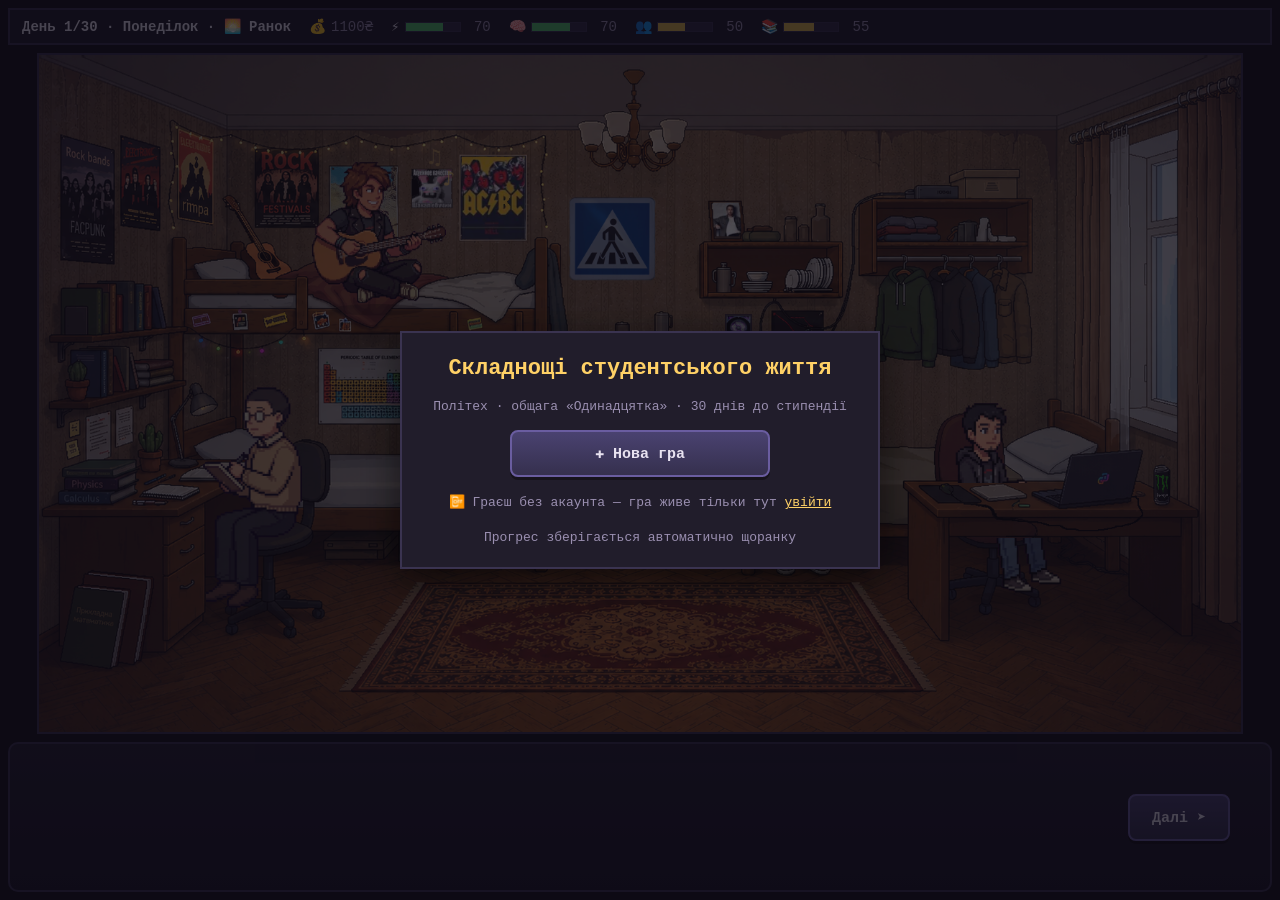
<file: index.html>
<!DOCTYPE html>
<html lang="uk">
<head>
  <meta charset="UTF-8">
  <meta name="viewport" content="width=device-width, initial-scale=1.0">
  <title>Складнощі студентського життя</title>
  <!-- ⚠️ ?v=19 — НОМЕР ВЕРСІЇ. Підніми його на одиницю ПІСЛЯ КОЖНОГО
       оновлення гри (і тут, і в усіх <script> унизу — вони мають бути
       з тим самим числом).

       НАВІЩО: браузер зберігає файли в себе й не перепитує їх 10 хвилин
       (так налаштовано GitHub Pages). Через це гравець після оновлення
       бачить СТАРУ гру — саме на це ми й наступили зі вступом.

       Для браузера адреса з ІНШИМ числом — це вже ІНША адреса, тож новий
       файл він завантажує обов'язково. Сам файл при цьому не міняється:
       хвостик після знака питання — просто позначка для браузера.

       ⚠️ У цьому коментарі свідомо нема прикладів на кшталт «v=1 і v=2»:
       команда підняття версії (див. PROJECT_HANDOFF.md) міняє ВСІ такі
       числа у файлі, і приклад щоразу перетворювався б на нісенітницю. -->
  <link rel="stylesheet" href="css/style.css?v=19">
</head>
<body>
  <div id="game">
    <!-- HUD: день, день тижня, 5 шкал -->
    <header id="hud"></header>

    <!-- Сцена кімнати (внутрішня роздільність з CONFIG, виставляє main.js) -->
    <div id="scene-wrap">
      <canvas id="scene" width="1672" height="941"></canvas>
    </div>

    <!-- 🛍️ Магазин — доступний ЗАВЖДИ (ідея Даші).
         Раніше треба було чекати, поки випадкова картка сама зволить
         з'явитись. Тепер гравець може свідомо копити на принтер —
         тобто з'являється планування, а не лише везіння. -->
    <button id="shop-btn" title="Магазин">🛍️</button>

    <!-- Акаунт: хто зайшов, вихід, вхід. Угорі праворуч, щоб не плутатись
         із магазином (той унизу, ближче до зони карток). -->
    <button id="account-btn" title="Акаунт">👤</button>

    <!-- Зона рішень: кнопка фаз, згодом картки подій (Етап 3) -->
    <footer id="decision-zone">
      <div class="card-placeholder">Завантаження…</div>
    </footer>
  </div>

  <!-- Оверлей для вікон: календарик, нічний підсумок, фінал -->
  <div id="overlay" class="hidden"></div>

  <!-- Порядок важливий: стан → дані → двигуни → мешканці → сцена → UI → сусіди → цикл -->
  <script src="data/balance.js?v=19"></script>
  <script src="js/state.js?v=19"></script>
  <script src="data/events.js?v=19"></script>
  <script src="data/quests.js?v=19"></script>
  <script src="data/force_majeure.js?v=19"></script>
  <script src="data/shopping.js?v=19"></script>
  <script src="data/printer.js?v=19"></script>
  <script src="js/api.js?v=19"></script>
  <script src="js/ai.js?v=19"></script>
  <script src="js/minigames.js?v=19"></script>
  <script src="js/events.js?v=19"></script>
  <script src="js/boris.js?v=19"></script>
  <script src="js/characters.js?v=19"></script>
  <script src="js/props.js?v=19"></script>
  <script src="js/scene.js?v=19"></script>
  <script src="js/ui.js?v=19"></script>
  <script src="js/npc.js?v=19"></script>
  <script src="js/main.js?v=19"></script>
</body>
</html>
</file>
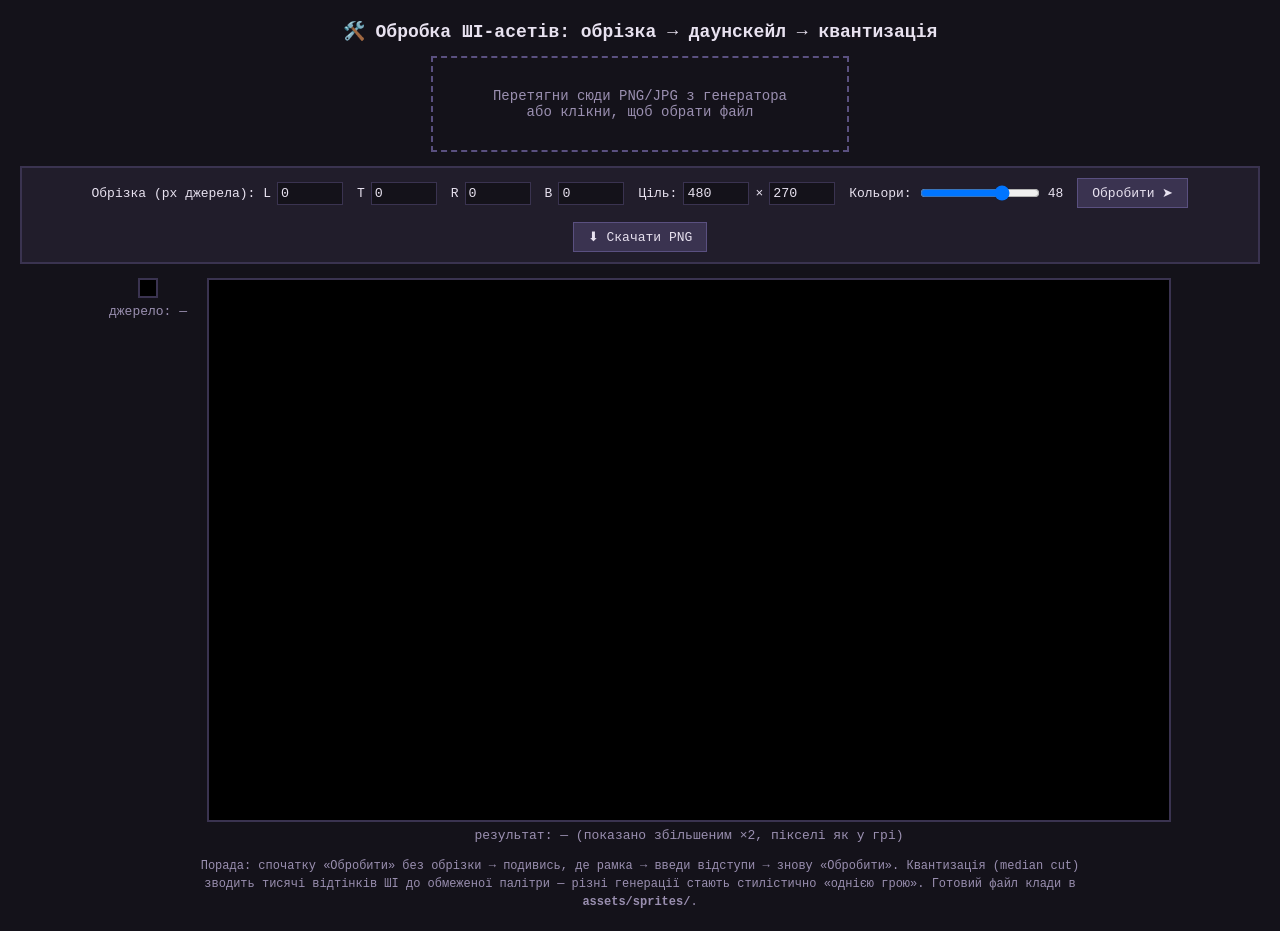
<file: tools/asset_processor.html>
<!DOCTYPE html>
<html lang="uk">
<head>
<meta charset="UTF-8">
<title>Обробка ШІ-асетів — StudLife</title>
<style>
  body{background:#14121a;color:#e8e2f0;font-family:'Courier New',Courier,monospace;
       margin:0;padding:20px;display:flex;flex-direction:column;align-items:center;gap:14px}
  h1{font-size:18px;margin:0}
  .controls{display:flex;gap:14px;flex-wrap:wrap;align-items:center;justify-content:center;
            background:#211d2b;border:2px solid #3a3350;padding:10px 14px;font-size:13px}
  .controls label{display:flex;align-items:center;gap:6px}
  input[type=number]{width:58px;background:#14121a;color:#e8e2f0;border:1px solid #3a3350;
                     font-family:inherit;padding:3px}
  input[type=range]{width:120px}
  button{background:#3a3350;color:#e8e2f0;border:1px solid #5a5080;padding:6px 14px;
         font-family:inherit;font-size:13px;cursor:pointer}
  button:hover{background:#4a4270}
  #drop{border:2px dashed #5a5080;padding:30px 60px;text-align:center;color:#9a8fb0;
        cursor:pointer;font-size:14px}
  #drop.over{background:#211d2b;color:#ffd166}
  .row{display:flex;gap:20px;flex-wrap:wrap;justify-content:center;align-items:flex-start}
  .panel{display:flex;flex-direction:column;gap:6px;align-items:center;font-size:13px}
  canvas{border:2px solid #3a3350;image-rendering:pixelated;image-rendering:crisp-edges;background:#000}
  #src{max-width:560px;height:auto}
  #out{width:960px;max-width:90vw}
  .dim{color:#9a8fb0}
</style>
</head>
<body>
<h1>🛠️ Обробка ШІ-асетів: обрізка → даунскейл → квантизація</h1>

<div id="drop">Перетягни сюди PNG/JPG з генератора<br>або клікни, щоб обрати файл</div>
<input type="file" id="file" accept="image/*" style="display:none">

<div class="controls">
  <label>Обрізка (px джерела): L <input type="number" id="cl" value="0"></label>
  <label>T <input type="number" id="ct" value="0"></label>
  <label>R <input type="number" id="cr" value="0"></label>
  <label>B <input type="number" id="cb" value="0"></label>
  <label>Ціль: <input type="number" id="tw" value="480">×<input type="number" id="th" value="270"></label>
  <label>Кольори: <input type="range" id="nc" min="8" max="64" value="48">
         <span id="ncv">48</span></label>
  <button id="go">Обробити ➤</button>
  <button id="dl" disabled>⬇ Скачати PNG</button>
</div>

<div class="row">
  <div class="panel"><canvas id="src" width="16" height="16"></canvas>
    <span class="dim" id="srcinfo">джерело: —</span></div>
  <div class="panel"><canvas id="out" width="480" height="270"></canvas>
    <span class="dim" id="outinfo">результат: — (показано збільшеним ×2, пікселі як у грі)</span></div>
</div>

<div class="dim" style="max-width:900px;text-align:center;font-size:12px;line-height:1.5">
Порада: спочатку «Обробити» без обрізки → подивись, де рамка → введи відступи → знову «Обробити».
Квантизація (median cut) зводить тисячі відтінків ШІ до обмеженої палітри — різні генерації
стають стилістично «однією грою». Готовий файл клади в <b>assets/sprites/</b>.
</div>

<script>
const $=id=>document.getElementById(id);
let img=null;

// ---- завантаження ----
$('drop').onclick=()=>$('file').click();
$('file').onchange=e=>{ if(e.target.files[0]) load(e.target.files[0]); };
$('drop').ondragover=e=>{ e.preventDefault(); $('drop').classList.add('over'); };
$('drop').ondragleave=()=>$('drop').classList.remove('over');
$('drop').ondrop=e=>{ e.preventDefault(); $('drop').classList.remove('over');
                      if(e.dataTransfer.files[0]) load(e.dataTransfer.files[0]); };
function load(file){
  const url=URL.createObjectURL(file);
  img=new Image();
  img.onload=()=>{
    const c=$('src'); c.width=img.width; c.height=img.height;
    c.getContext('2d').drawImage(img,0,0);
    $('srcinfo').textContent=`джерело: ${img.width}×${img.height}`;
  };
  img.src=url;
}
$('nc').oninput=()=>$('ncv').textContent=$('nc').value;

// ---- median cut квантизація ----
function medianCut(pixels,n){
  let boxes=[pixels];
  while(boxes.length<n){
    // беремо коробку з найбільшим розкидом каналу
    let bi=-1,br=-1,bc=0;
    boxes.forEach((box,i)=>{
      if(box.length<2) return;
      for(let ch=0;ch<3;ch++){
        let mn=255,mx=0;
        for(const p of box){ if(p[ch]<mn)mn=p[ch]; if(p[ch]>mx)mx=p[ch]; }
        if(mx-mn>br){ br=mx-mn; bi=i; bc=ch; }
      }
    });
    if(bi<0) break;
    const box=boxes[bi];
    box.sort((a,b)=>a[bc]-b[bc]);
    const mid=box.length>>1;
    boxes.splice(bi,1,box.slice(0,mid),box.slice(mid));
  }
  // середній колір кожної коробки
  return boxes.map(box=>{
    const s=[0,0,0];
    for(const p of box){ s[0]+=p[0]; s[1]+=p[1]; s[2]+=p[2]; }
    return [Math.round(s[0]/box.length),Math.round(s[1]/box.length),Math.round(s[2]/box.length)];
  });
}
function nearest(pal,r,g,b){
  let bi=0,bd=1e9;
  for(let i=0;i<pal.length;i++){
    const d=(pal[i][0]-r)**2+(pal[i][1]-g)**2+(pal[i][2]-b)**2;
    if(d<bd){ bd=d; bi=i; }
  }
  return pal[bi];
}

// ---- обробка ----
$('go').onclick=()=>{
  if(!img){ alert('Спочатку закинь картинку'); return; }
  const cl=+$('cl').value, ct=+$('ct').value, cr=+$('cr').value, cb=+$('cb').value;
  const tw=+$('tw').value, th=+$('th').value;
  const sw=img.width-cl-cr, sh=img.height-ct-cb;

  // 1) даунскейл зі згладжуванням (усереднення — краще для ШІ-картинок)
  const tmp=document.createElement('canvas'); tmp.width=tw; tmp.height=th;
  const tc=tmp.getContext('2d');
  tc.imageSmoothingEnabled=true; tc.imageSmoothingQuality='high';
  tc.drawImage(img,cl,ct,sw,sh,0,0,tw,th);

  // 2) квантизація
  const id=tc.getImageData(0,0,tw,th), d=id.data;
  const pts=[];
  for(let i=0;i<d.length;i+=4) pts.push([d[i],d[i+1],d[i+2]]);
  const pal=medianCut(pts.slice(),+$('nc').value);
  for(let i=0;i<d.length;i+=4){
    const q=nearest(pal,d[i],d[i+1],d[i+2]);
    d[i]=q[0]; d[i+1]=q[1]; d[i+2]=q[2];
  }
  tc.putImageData(id,0,0);

  // 3) показ (канвас у реальному розмірі, CSS збільшує без розмиття)
  const out=$('out'); out.width=tw; out.height=th;
  out.getContext('2d').drawImage(tmp,0,0);
  $('outinfo').textContent=`результат: ${tw}×${th}, ${pal.length} кольорів`;
  $('dl').disabled=false;
  $('dl').onclick=()=>{
    const a=document.createElement('a');
    a.download=`asset_${tw}x${th}.png`;
    a.href=out.toDataURL('image/png');
    a.click();
  };
};
</script>
</body>
</html>
</file>
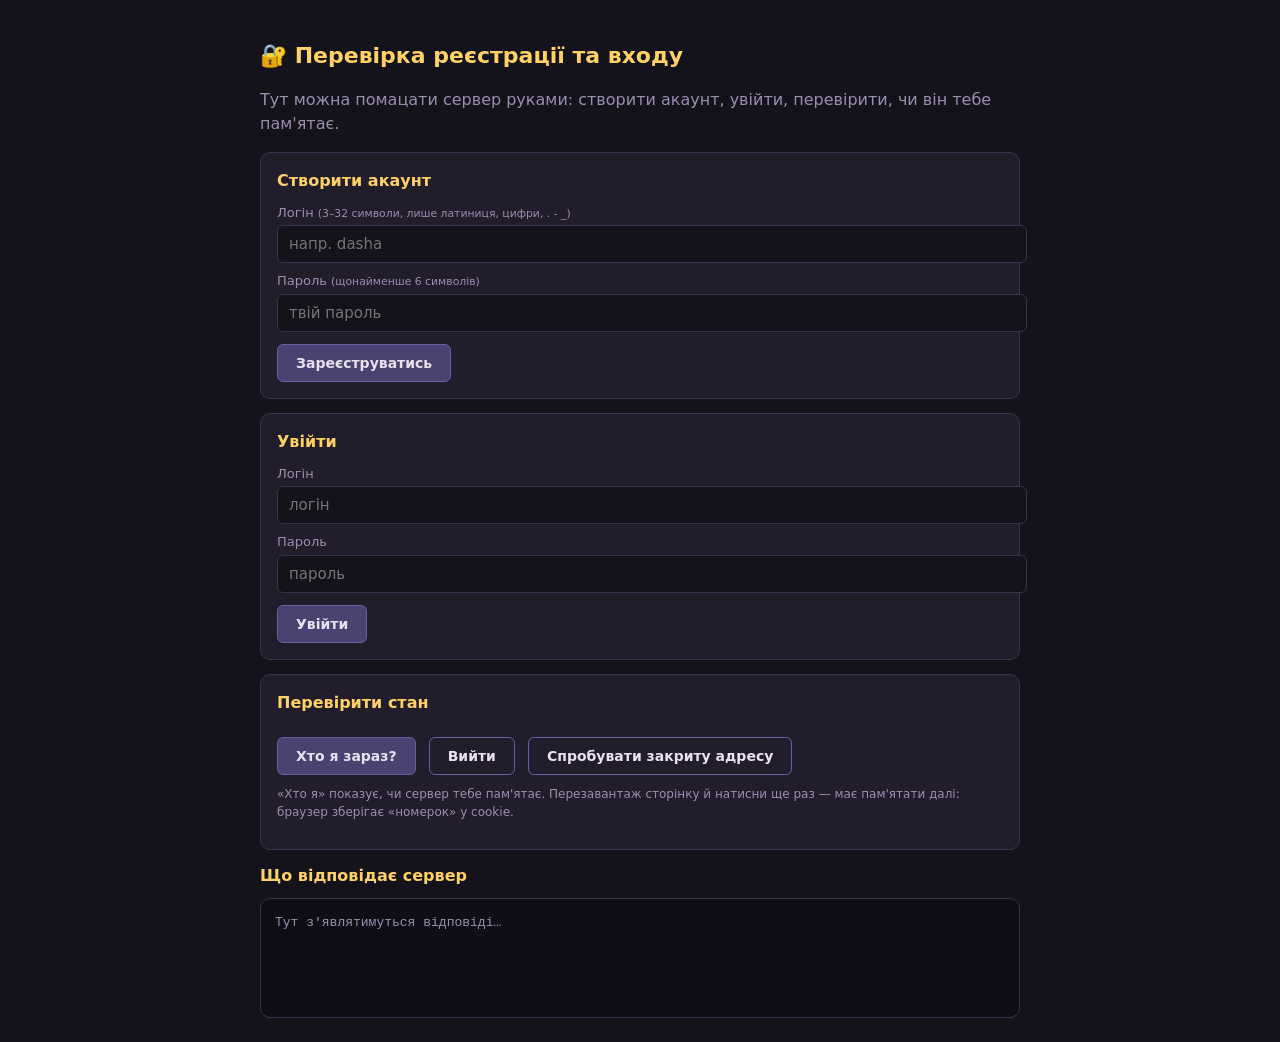
<file: backend/src/main/resources/static/test.html>
<!DOCTYPE html>
<html lang="uk">
<meta charset="utf-8">
<title>Перевірка реєстрації — StudLife</title>
<!--
  ТЕСТОВА СТОРІНКА для перевірки реєстрації й входу руками.

  Лежить у папці static/ — Spring роздає такі файли сам, без жодного коду.
  Відкривається за адресою http://localhost:8081/test.html

  Зручність у тому, що сторінка живе на ТОМУ САМОМУ сервері, тому
  браузер не сварится через CORS, і cookie з сесією працюють одразу.

  Пізніше це стане основою екрана входу в самій грі.
-->
<style>
  body {
    font-family: 'Segoe UI', system-ui, sans-serif;
    background: #14121a; color: #e8e2f0;
    max-width: 760px; margin: 0 auto; padding: 24px;
    line-height: 1.5;
  }
  h1 { font-size: 22px; color: #ffd166; }
  h2 { font-size: 16px; margin: 0 0 10px; color: #ffd166; }
  .card {
    background: #211d2b; border: 1px solid #3a3350;
    border-radius: 10px; padding: 16px; margin-bottom: 14px;
  }
  label { display: block; font-size: 13px; color: #9a8fb0; margin-top: 8px; }
  input {
    width: 100%; padding: 9px 11px; margin-top: 3px;
    background: #14121a; color: #e8e2f0;
    border: 1px solid #3a3350; border-radius: 6px;
    font-size: 15px; font-family: inherit;
  }
  button {
    margin-top: 12px; margin-right: 8px; padding: 10px 18px;
    background: #4a4270; color: #e8e2f0;
    border: 1px solid #6a5da0; border-radius: 6px;
    font-size: 14px; font-weight: 600; cursor: pointer; font-family: inherit;
  }
  button:hover { background: #5a4f88; border-color: #ffd166; }
  button.ghost { background: transparent; }
  #log {
    background: #0f0d15; border: 1px solid #3a3350; border-radius: 10px;
    padding: 14px; font-family: 'Cascadia Code', Consolas, monospace;
    font-size: 13px; white-space: pre-wrap; word-break: break-word;
    min-height: 90px; max-height: 340px; overflow-y: auto;
  }
  .ok   { color: #7fe0a0; }
  .err  { color: #ff8c8c; }
  .dim  { color: #9a8fb0; }
  .hint { font-size: 12px; color: #9a8fb0; margin-top: 10px; }
</style>

<h1>🔐 Перевірка реєстрації та входу</h1>
<p class="dim">Тут можна помацати сервер руками: створити акаунт, увійти,
перевірити, чи він тебе пам'ятає.</p>

<div class="card">
  <h2>Створити акаунт</h2>
  <label>Логін <small class="dim">(3–32 символи, лише латиниця, цифри, . - _)</small>
    <input id="r-user" placeholder="напр. dasha" autocomplete="off">
  </label>
  <label>Пароль <small class="dim">(щонайменше 6 символів)</small>
    <input id="r-pass" type="password" placeholder="твій пароль">
  </label>
  <button onclick="register()">Зареєструватись</button>
</div>

<div class="card">
  <h2>Увійти</h2>
  <label>Логін <input id="l-user" placeholder="логін" autocomplete="off"></label>
  <label>Пароль <input id="l-pass" type="password" placeholder="пароль"></label>
  <button onclick="login()">Увійти</button>
</div>

<div class="card">
  <h2>Перевірити стан</h2>
  <button onclick="me()">Хто я зараз?</button>
  <button class="ghost" onclick="logout()">Вийти</button>
  <button class="ghost" onclick="secret()">Спробувати закриту адресу</button>
  <p class="hint">«Хто я» показує, чи сервер тебе пам'ятає. Перезавантаж
  сторінку й натисни ще раз — має пам'ятати далі: браузер зберігає
  «номерок» у cookie.</p>
</div>

<h2>Що відповідає сервер</h2>
<div id="log"><span class="dim">Тут з'являтимуться відповіді…</span></div>

<script>
const API = '/api/auth';
const logEl = document.getElementById('log');

// показуємо відповідь сервера так, щоб було видно і код, і текст
function show(title, status, data) {
  const ok = status >= 200 && status < 300;
  const time = new Date().toLocaleTimeString('uk-UA');
  const body = typeof data === 'string' ? data : JSON.stringify(data, null, 2);
  logEl.innerHTML =
    `<span class="dim">${time}</span>  <b>${title}</b>\n` +
    `<span class="${ok ? 'ok' : 'err'}">код ${status} ${ok ? '✅' : '❌'}</span>\n` +
    `${body}\n\n` + logEl.innerHTML;
}

// спільна відправка: credentials: 'include' — щоб браузер надсилав
// і зберігав cookie з номерком сесії (без цього сервер забуватиме нас)
async function send(url, options = {}) {
  const res = await fetch(url, { credentials: 'include', ...options });
  let data;
  try { data = await res.json(); } catch { data = '(порожня відповідь)'; }
  return { status: res.status, data };
}

async function register() {
  const body = {
    username: document.getElementById('r-user').value,
    password: document.getElementById('r-pass').value,
  };
  const { status, data } = await send(`${API}/register`, {
    method: 'POST',
    headers: { 'Content-Type': 'application/json' },
    body: JSON.stringify(body),
  });
  show('РЕЄСТРАЦІЯ', status, data);
}

async function login() {
  const body = {
    username: document.getElementById('l-user').value,
    password: document.getElementById('l-pass').value,
  };
  const { status, data } = await send(`${API}/login`, {
    method: 'POST',
    headers: { 'Content-Type': 'application/json' },
    body: JSON.stringify(body),
  });
  show('ВХІД', status, data);
}

async function me() {
  const { status, data } = await send(`${API}/me`);
  show('ХТО Я', status, status === 401 ? '(сервер мене не впізнає)' : data);
}

async function logout() {
  const { status, data } = await send(`${API}/logout`, { method: 'POST' });
  show('ВИХІД', status, status === 204 ? '(сесію закрито)' : data);
}

// перевірка, що закриті адреси справді закриті
async function secret() {
  const { status, data } = await send('/api/secret-test');
  show('ЗАКРИТА АДРЕСА', status,
    status === 401 ? '(не пускає — і правильно)' : data);
}
</script>
</html>
</file>
<file: css/style.css>
/* ============================================
   Складнощі студентського життя — стилі UI
   ============================================ */

* {
  margin: 0;
  padding: 0;
  box-sizing: border-box;
}

:root {
  --bg: #14121a;
  --panel: #211d2b;
  --panel-border: #3a3350;
  --text: #e8e2f0;
  --text-dim: #9a8fb0;
  --bar-bg: #322b45;
}

html, body {
  height: 100%;
}

body {
  background: var(--bg);
  color: var(--text);
  font-family: 'Courier New', Courier, monospace;
  display: flex;
  justify-content: center;
  overflow: hidden; /* без прокрутки: гра завжди вміщується у вікно */
}

#game {
  width: 100%;
  max-width: 1440px; /* на великих екранах кімната росте, HUD тягнеться разом */
  height: 100%;
  display: flex;
  flex-direction: column;
  gap: 8px;
  padding: 8px;
}

/* ---------- HUD ---------- */

#hud {
  background: var(--panel);
  border: 2px solid var(--panel-border);
  padding: 8px 12px;
  display: flex;
  flex-wrap: wrap;
  align-items: center;
  gap: 10px 18px;
  font-size: 14px;
}

#hud .day-info {
  font-weight: bold;
  white-space: nowrap;
}

#hud .day-info .weekend {
  color: #ffd166;
}

#hud .stat {
  display: flex;
  align-items: center;
  gap: 5px;
  white-space: nowrap;
}

#hud .stat .bar {
  display: inline-block;
  width: 56px;
  height: 10px;
  background: var(--bar-bg);
  border: 1px solid var(--panel-border);
}

#hud .stat .bar .fill {
  display: block;
  height: 100%;
  transition: width 0.3s;
}

/* кольори смужок за рівнем — виставляє ui.js */
#hud .fill.high { background: #52c46b; }
#hud .fill.mid  { background: #e0b84a; }
#hud .fill.low  { background: #e05a4a; }

#hud .stat .value {
  min-width: 3ch;
  text-align: right;
  color: var(--text-dim);
}

/* ---------- Сцена ---------- */

/* Сцена займає весь простір МІЖ HUD і панеллю рішень.
   Канвас вписується в нього зі збереженням пропорцій (16:9) —
   тому HUD і кнопки видно завжди, на будь-якій висоті вікна. */
#scene-wrap {
  flex: 1 1 auto;
  min-height: 0; /* дозволяє flex-елементу стискатись менше за вміст */
  display: flex;
  justify-content: center;
  align-items: center;
  position: relative; /* якір для тост-сповіщень над сценою */
}

/* тост-сповіщення: спливає зверху сцени і плавно зникає */
#toast {
  /* fixed, а не absolute: підказка живе біля <body> і прив'язана до ЕКРАНА.
     Так її не обрізає рамка сцени й не тягне за собою гортання кімнати.
     Значення top ставить код (js/ui.js, showToast) — одразу під HUD. */
  position: fixed;
  top: 16px;
  left: 50%;
  transform: translate(-50%, -12px);
  max-width: 80%;
  padding: 10px 18px;
  background: rgba(33, 29, 43, 0.94);
  border: 1px solid var(--panel-border);
  border-radius: 8px;
  color: var(--text);
  font-size: 15px;
  text-align: center;
  pointer-events: none;
  opacity: 0;
  transition: opacity 0.35s ease, transform 0.35s ease;
  z-index: 5;
  box-shadow: 0 6px 20px rgba(0, 0, 0, 0.45);
}
#toast.show {
  opacity: 1;
  transform: translate(-50%, 0);
}

#scene {
  max-width: 100%;
  max-height: 100%;
  width: auto;
  height: auto;
  display: block;
  border: 2px solid var(--panel-border);
  background: #000;
  /* Сцена працює в нативній роздільності арту і лише вписується у вікно.
     Плавне масштабування (auto) — як у переглядачі фото; «pixelated» тут
     навпаки псував картинку на нецілих масштабах. */
  image-rendering: auto;
}

/* ---------- Зона рішень (заглушка до Етапу 3) ---------- */

#decision-zone {
  background: var(--panel);
  border: 2px solid var(--panel-border);
  padding: 12px;
  min-height: 56px;
  display: flex;
  align-items: center;
  justify-content: center;
}

.card-placeholder {
  color: var(--text-dim);
  font-size: 13px;
}

/* ---------- Оверлей і вікна (календарик, підсумок ночі, фінал) ---------- */

.hidden { display: none !important; }

#overlay {
  position: fixed;
  inset: 0;
  background: rgba(10, 8, 18, 0.72);
  display: flex;
  justify-content: center;
  align-items: center;
  z-index: 10;
}

.window {
  background: var(--panel);
  border: 2px solid var(--panel-border);
  padding: 22px 26px;
  max-width: 440px;
  width: calc(100% - 40px);
  text-align: center;
  display: flex;
  flex-direction: column;
  gap: 14px;
  box-shadow: 0 12px 40px rgba(0, 0, 0, 0.6);
}
.window h2 { font-size: 18px; }
.window .dim { color: var(--text-dim); font-size: 13px; }
.summary div { font-size: 15px; padding: 2px 0; }

.btn {
  background: linear-gradient(180deg, #4a4270, #35304e);
  color: var(--text);
  border: 2px solid #6a5da0;
  border-radius: 8px;
  padding: 12px 22px;
  font-family: inherit;
  font-size: 15px;
  font-weight: bold;
  cursor: pointer;
  align-self: center;
  box-shadow: 0 3px 0 rgba(0, 0, 0, 0.35);
  transition: transform 0.12s ease, box-shadow 0.12s ease, background 0.12s ease, border-color 0.12s ease;
}
.btn:hover {
  background: linear-gradient(180deg, #5a4f88, #423a66);
  border-color: #ffd166;
  transform: translateY(-2px);
  box-shadow: 0 6px 16px rgba(0, 0, 0, 0.4);
}
.btn:active { transform: translateY(0); box-shadow: 0 2px 0 rgba(0, 0, 0, 0.35); }

/* панель фази внизу екрана */
.phase-panel {
  display: flex;
  align-items: center;
  justify-content: space-between;
  gap: 14px;
  width: 100%;
}
.phase-hint { color: var(--text-dim); font-size: 13px; text-align: left; }

/* ---------- календарик — «паперовий» настінний ---------- */

.window.calendar { background: #ece5d3; border-color: #b8ab90; color: #2b2620; }
.window.calendar h2 { color: #2b2620; }

.cal-head, .cal-grid {
  display: grid;
  grid-template-columns: repeat(7, 1fr);
  gap: 4px;
}
.cal-head div { font-size: 11px; color: #8a7d66; }

.cal-cell {
  position: relative;
  border: 1px solid #cfc4ab;
  padding: 8px 0;
  font-size: 14px;
  background: #f6f0e2;
}
.cal-weekend { background: #f3e2da; color: #a04b3c; }
.cal-past { color: #b3a68c; }

/* червоний хрестик на прожитих днях */
.cal-cross {
  position: absolute;
  inset: 0;
  display: flex;
  align-items: center;
  justify-content: center;
  color: #c0392b;
  font-size: 22px;
  line-height: 1;
}

/* сьогоднішній день — обведений */
.cal-today {
  outline: 3px solid #c0392b;
  outline-offset: -3px;
  font-weight: bold;
}

.cal-day-name { font-size: 15px; font-weight: bold; }
.cal-note { color: #a04b3c; font-size: 13px; font-weight: bold; }

.window.calendar .btn { background: #a04b3c; border-color: #7d3a2e; color: #f6f0e2; }
.window.calendar .btn:hover { background: #b85a49; }

/* ---------- картки подій у зоні рішень ---------- */

#decision-zone {
  /* ФІКСОВАНА ВИСОТА, а не min-height.
     Раніше зона росла під довгий текст — і сцена над нею стискалася,
     тобто кімната стрибала після кожного вибору. Тепер висота стала:
     довгий текст прокручується всередині, а фон лишається нерухомим. */
  /* ⚠️ ПРОКРУЧУЄТЬСЯ НЕ ВСЯ ЗОНА, А ЛИШЕ ТЕКСТ (див. .card-text нижче).
     Було: overflow-y тут — і при довгій картці ШІ разом із текстом
     виїжджали з очей КНОПКИ. Гравець бачив обрізаний текст і жодного
     варіанта вибору, поки не здогадається прокрутити.
     Тепер кнопки закріплені внизу й видно завжди, а гортається лише текст. */
  overflow: hidden;
  align-items: stretch;  /* картка займає всю висоту зони */
  /* трохи вище за попередні 172px: в екрані наслідку тут живуть одразу
     три речі — текст, плашки змін і кнопка «Далі» */
  /* 150px — компроміс: у цю висоту вміщується найгустіший випадок
     (текст + плашки змін + кнопка «Далі»), а все зайве повітря віддано
     кімнаті. Робити менше вже не можна: почне обрізатись. */
  height: 150px;
  /* ⚠️ flex-shrink: 0 — щоб зона НЕ стискалась при невисокому вікні.
     Без цього рядка вона мала «бажану» висоту 188px, але flex мав право
     її втиснути — і на екрані з багатьма панелями браузера текст
     опинявся в щілині зі смугою прокрутки навіть коли він в один рядок.
     Тепер місце віддає сцена (вона й так вписується в будь-який розмір),
     а зона рішень лишається сталою. */
  flex: 0 0 auto;
  padding: 12px 40px;
  background: linear-gradient(180deg, #241f30, #1b1725);
  border-radius: 10px;
}

.card {
  width: 100%;
  display: flex;
  flex-direction: column;
  gap: 8px;
  /* картка займає всю зону, але вміст стоїть ПО ЦЕНТРУ по вертикалі:
     короткий текст із кнопками тримається купи, а не розповзається
     по краях. Довгий — заповнює зону, і гортається сам текст. */
  height: 100%;
  min-height: 0;
  justify-content: center;
}

.card-text {
  font-size: 16px;
  line-height: 1.5;
  text-align: left;
  letter-spacing: 0.2px;
  /* ⚠️ Гортається САМЕ ТЕКСТ, а не вся зона — інакше довга картка
     вивозила кнопки за межі видимого.
     min-height обов'язковий, але НЕ нульовий: спершу я поставила 0, і
     в екрані наслідку (текст + плашки змін + кнопка «Далі») місця на всіх
     не вистачало — flex стиснув єдине, що міг, тобто текст, РІВНО ДО НУЛЯ.
     Ззовні виглядало так, ніби тексти результатів зникли.
     3.2em ≈ два рядки: менше вже не стиснеться, решта гортається. */
  /* 0 1 auto, а НЕ 1 1 auto: текст займає стільки, скільки йому треба,
     і лише СТИСКАЄТЬСЯ (з прокруткою), коли не влазить. З «1» він
     розтягувався на всю зону й відпихав кнопки аж донизу — під коротким
     текстом зяяла порожнеча. */
  flex: 0 1 auto;
  min-height: 2.6em;
  overflow-y: auto;
  scrollbar-width: thin;
}

/* плашки змін і кнопки не стискаються й не ростуть — вони завжди внизу */
.card > .card-choices,
.card > .effects-row { flex: 0 0 auto; }

/* наслідок вибору — теплим акцентом; трохи опущений і щільніше до плашок */
.card-result { color: #ffd166; margin-top: 12px; }
.card-result + .effects-row { margin-top: -8px; } /* результати ближче до тексту */
.effects-row + .card-choices { margin-top: -6px; } /* кнопку «Далі» трохи вище */

.card-choices {
  display: flex;
  gap: 8px;
  flex-wrap: wrap;
}

/* кнопки вибору — об'ємні, з «натисканням» і золотою рамкою на наведенні
   (візуально вабить до дії) */
.choice-btn {
  flex: 1 1 200px;
  background: linear-gradient(180deg, #3f3757, #2c2640);
  border: 2px solid #5a5080;
  border-radius: 8px;
  color: var(--text);
  font-family: inherit;
  font-size: 15px;
  font-weight: bold;
  padding: 14px 16px;
  cursor: pointer;
  box-shadow: 0 3px 0 rgba(0, 0, 0, 0.35);
  transition: transform 0.12s ease, box-shadow 0.12s ease, background 0.12s ease, border-color 0.12s ease;
}
.choice-btn:hover {
  background: linear-gradient(180deg, #4d4472, #383154);
  border-color: #ffd166;
  transform: translateY(-2px);
  box-shadow: 0 7px 18px rgba(0, 0, 0, 0.42), 0 0 0 1px rgba(255, 209, 102, 0.25);
}
.choice-btn:active { transform: translateY(0); box-shadow: 0 2px 0 rgba(0, 0, 0, 0.35); }

.choice-btn.locked {
  opacity: 0.5;
  cursor: not-allowed;
  box-shadow: none;
  display: flex;
  flex-direction: column;
  gap: 3px;
  align-items: center;
}
.choice-btn.locked:hover {
  background: linear-gradient(180deg, #3f3757, #2c2640);
  border-color: #5a5080;
  transform: none;
  box-shadow: none;
}
.lock-reason { font-size: 11px; color: #e05a4a; font-weight: normal; }

/* плашки змін шкал після вибору: «⚡ −12» «📚 +8» */
.effects-row {
  display: flex;
  gap: 8px;
  flex-wrap: wrap;
}
.effect-chip {
  padding: 3px 10px;
  font-size: 13px;
  font-weight: bold;
  border: 1px solid;
}
.effect-chip.plus  { color: #52c46b; border-color: #2e7d43; background: rgba(82, 196, 107, 0.08); }
.effect-chip.minus { color: #e05a4a; border-color: #8a3a30; background: rgba(224, 90, 74, 0.08); }
.effect-chip.neutral { color: var(--text-dim); border-color: var(--panel-border); font-weight: normal; }

/* ---------- форс-мажор: термінове модальне вікно (Етап 9) ---------- */

.window.fm {
  max-width: 380px;   /* вужче за звичайні вікна — щоб мешканців по боках було видно */
  max-height: 92vh;   /* якщо варіантів багато — не обрізати, а прокрутити */
  overflow-y: auto;
  text-align: center;
  gap: 10px;
  border-color: #c0563f;
  animation: fmPulse 1.6s ease-in-out infinite;
}
@keyframes fmPulse {
  0%, 100% { box-shadow: 0 0 0 2px rgba(224, 90, 74, 0.28), 0 12px 40px rgba(0, 0, 0, 0.6); }
  50%      { box-shadow: 0 0 0 5px rgba(224, 90, 74, 0.55), 0 12px 44px rgba(0, 0, 0, 0.6); }
}
.window.fm.resolved { animation: none; border-color: var(--panel-border); }

.fm-badge {
  align-self: center;
  font-size: 12px;
  font-weight: bold;
  letter-spacing: 3px;
  color: #ff8a6a;
}
.fm-emoji {
  font-size: 58px;
  line-height: 1;
  margin: 2px 0;
  filter: drop-shadow(0 3px 7px rgba(0, 0, 0, 0.55));
  animation: fmBob 2.2s ease-in-out infinite;
}
@keyframes fmBob { 0%, 100% { transform: translateY(0) rotate(-3deg); } 50% { transform: translateY(-5px) rotate(3deg); } }
.window.fm.resolved .fm-emoji { animation: none; }
.fm-title { font-size: 20px; font-weight: bold; color: #ffd166; }
.fm-text { font-size: 15px; line-height: 1.5; }
.fm-choices { justify-content: center; margin-top: 4px; }

/* ---------- шопінг «побалувати себе» ---------- */

.window.shop {
  max-width: 400px;
  text-align: center;
  gap: 10px;
  border-color: #d9a441;   /* тепле золото — приємна подія, не тривога */
}
.shop-badge {
  align-self: center;
  font-size: 12px;
  font-weight: bold;
  letter-spacing: 3px;
  color: #ffd166;
}
.shop-emoji {
  font-size: 54px;
  line-height: 1;
  margin: 2px 0;
  filter: drop-shadow(0 3px 7px rgba(0, 0, 0, 0.5));
}
.shop-title { font-size: 20px; font-weight: bold; color: #ffd166; }
.window.shop .card-choices { flex-direction: column; }
.window.shop .btn { text-align: center; }

/* ---------- діалог сусіда (Етап 8) ---------- */

.window.dialog { max-width: 460px; text-align: left; gap: 12px; }
.dialog-head {
  display: flex;
  align-items: center;
  gap: 8px;
  border-bottom: 1px solid var(--panel-border);
  padding-bottom: 10px;
}
.dialog-emoji { font-size: 34px; line-height: 1; }
.dialog-who { display: flex; flex-direction: column; }
.dialog-who b { font-size: 17px; }
.dialog-who .dim { font-size: 12px; }
.dialog-say { font-size: 15px; line-height: 1.5; }
.dialog .effects-row { justify-content: flex-start; }
.dialog .card-choices { margin-top: 4px; }

/* заблокована кнопка в діалозі (не вистачає ресурсу) */
.locked-btn {
  opacity: 0.5;
  cursor: not-allowed;
  box-shadow: none;
  display: inline-flex;
  flex-direction: column;
  gap: 2px;
}
.locked-btn:hover { transform: none; box-shadow: none; border-color: #6a5da0; background: linear-gradient(180deg, #4a4270, #35304e); }

/* ---------- вступ-знайомство (нова гра) ---------- */

.window.intro {
  max-width: 460px;
  text-align: center;
  gap: 8px;
}
.intro-emoji {
  font-size: 60px;
  line-height: 1;
  filter: drop-shadow(0 3px 8px rgba(0, 0, 0, 0.5));
}
.intro-title { font-size: 20px; color: #ffd166; }
.intro-body {
  font-size: 15px;
  line-height: 1.6;
  text-align: left;
}
.intro-name {
  align-self: center;
  width: 100%;
  max-width: 260px;
  padding: 10px 14px;
  font-family: inherit;
  font-size: 16px;
  text-align: center;
  color: var(--text);
  background: #1b1725;
  border: 2px solid #6a5da0;
  border-radius: 8px;
  outline: none;
}
.intro-name:focus { border-color: #ffd166; }

/* ---------- стартовий екран ---------- */

.start-title {
  font-size: 22px;
  line-height: 1.3;
  color: #ffd166;
}
.window.start { max-width: 480px; gap: 16px; }
.window.start .btn { min-width: 260px; }
.start-hint { font-size: 11px; }

/* ---------- екран входу (Етап 18) ---------- */

/* поля логіна й пароля — той самий вигляд, що в поля імені у вступі,
   щоб екран входу не виглядав чужим у грі */
.auth-input {
  align-self: center;
  width: 100%;
  max-width: 300px;
  padding: 10px 14px;
  font-family: inherit;
  font-size: 15px;
  text-align: center;
  color: var(--text);
  background: #1b1725;
  border: 2px solid #6a5da0;
  border-radius: 8px;
  outline: none;
}
.auth-input:focus { border-color: #ffd166; }

/* Три крапки, що по черзі спалахують — «щось відбувається, не зависло».
   Зроблено трьома окремими <span>, а не анімацією тексту: так воно
   однаково працює в усіх браузерах, зокрема в Safari на iPhone. */
.dots span {
  opacity: 0.2;
  animation: dot-blink 1.2s ease-in-out infinite;
}
.dots span:nth-child(2) { animation-delay: 0.2s; }
.dots span:nth-child(3) { animation-delay: 0.4s; }

@keyframes dot-blink {
  0%, 60%, 100% { opacity: 0.2; }
  30%           { opacity: 1; }
}

/* Три кнопки першого екрана: назва + рядок пояснення під нею.
   Пояснення саме в кнопці, а не збоку — щоб на телефоні читалось
   як одне ціле й не розповзалося. */
.auth-choice {
  display: flex;
  flex-direction: column;
  gap: 4px;
  align-items: center;
  line-height: 1.3;
}
.auth-choice-name { font-size: 15px; }
.auth-choice-hint {
  font-size: 11px;
  font-weight: normal;
  opacity: 0.75;
}

/* причина відмови: «пароль не підходить», «логін зайнятий» */
.auth-error {
  color: #ff6b5a;
  font-weight: bold;
  background: rgba(224, 90, 74, 0.14);
  border: 1px solid rgba(224, 90, 74, 0.55);
  border-radius: 6px;
  padding: 8px 14px;
  font-size: 12px;
  line-height: 1.4;
}

/* Стан збереження у вікні акаунта.
   ⚠️ Спершу я показувала його стилем .auth-error — і бадьоре «Усе
   збережено» з'являлось у ЧЕРВОНІЙ рамці помилки. Тому три окремі
   настрої: добре, погано, ще нічого. */
.acc-sync {
  border-radius: 6px;
  padding: 8px 14px;
  font-size: 12px;
  line-height: 1.4;
  font-weight: bold;
}
.acc-sync.ok {
  color: #5ec27a;
  background: rgba(94, 194, 122, 0.12);
  border: 1px solid rgba(94, 194, 122, 0.45);
}
.acc-sync.warn {
  color: #ff6b5a;
  background: rgba(224, 90, 74, 0.14);
  border: 1px solid rgba(224, 90, 74, 0.55);
}
.acc-sync.idle {
  color: var(--text);
  opacity: 0.7;
  font-weight: normal;
  border: 1px solid var(--panel-border);
}

/* хто зайшов / «без акаунта» — рядок унизу стартового екрана */
.start-account { font-size: 11px; line-height: 1.6; }

/* кнопка, яка виглядає як посилання: «вийти», «грати без акаунта».
   Це саме <button>, а не <a>: нікуди не веде, а лише виконує дію —
   і заразом лишається доступною з клавіатури. */
.linkish {
  background: none;
  border: none;
  padding: 0;
  font: inherit;
  font-size: inherit;
  color: #ffd166;
  text-decoration: underline;
  cursor: pointer;
}
.linkish:hover { color: #fff; }

.btn-secondary {
  background: transparent;
  border-color: var(--panel-border);
  color: var(--text-dim);
  font-weight: normal;
}
.btn-secondary:hover { background: #2b2638; }

/* ---------- фінал і гейм-овер ---------- */

.window.gameover h2 { color: #e05a4a; }
.window.finale h2 { color: #ffd166; }
.window.finale { max-width: 520px; }
.final-stats { font-size: 12px; line-height: 1.6; }

/* ---------- чит-панель (клавіша D) ---------- */

#cheat {
  position: fixed;
  top: 12px;
  right: 12px;
  z-index: 30;
  background: var(--panel);
  border: 2px solid #5a5080;
  padding: 12px 14px;
  display: flex;
  flex-direction: column;
  gap: 8px;
  font-size: 13px;
  box-shadow: 0 8px 30px rgba(0, 0, 0, 0.6);
}
.cheat-title { font-weight: bold; color: #ffd166; font-size: 12px; }
.cheat-row { display: flex; align-items: center; gap: 8px; }
.cheat-row input[type=range] { width: 140px; }
.cheat-val { min-width: 4ch; text-align: right; color: var(--text-dim); }
.cheat-phases { display: flex; gap: 4px; flex-wrap: wrap; }
/* стан ШІ у чит-панелі: бачить тільки розробник (клавіша D), не гравець */
.cheat-ai-status {
  max-width: 240px;
  font-size: 11px;
  line-height: 1.4;
  color: var(--text-dim);
  border-top: 1px solid #5a5080;
  padding-top: 6px;
  word-break: break-word;
}
.cheat-phase {
  background: #322b45;
  border: 1px solid #5a5080;
  color: var(--text);
  font-family: inherit;
  font-size: 11px;
  padding: 4px 8px;
  cursor: pointer;
}
.cheat-phase:hover { background: #4a4270; }

/* ---------- МІНІГРИ (js/minigames.js) ---------- */

.arcade-menu, .arcade-game { max-width: 820px; text-align: center; }

.arcade-badge {
  display: inline-block;
  font-size: 12px;
  letter-spacing: 2px;
  color: #7fe0a0;
  border: 1px solid #7fe0a0;
  padding: 2px 10px;
  margin-bottom: 10px;
}
.arcade-title { font-size: 20px; color: #ffd166; margin-bottom: 8px; }
/* ПОЧЕМУ КНОПКИ СІРІ — попередження в меню аркад.
   Було просто помаранчевим текстом і губилось: Даша не помітила, що сил
   не вистачає, і вирішила, що гра зламалась. Тепер це червона плашка з
   рамкою — її видно одразу, ще до того, як тикати сірі кнопки. */
.arcade-blocked {
  display: inline-block;
  color: #ff6b5a;
  font-weight: bold;
  background: rgba(224, 90, 74, 0.14);
  border: 1px solid rgba(224, 90, 74, 0.55);
  border-radius: 6px;
  padding: 8px 14px;
  line-height: 1.4;
}
.arcade-blocked::before { content: '⚠️ '; }

/* ⚠️ ВИМКНЕНІ КНОПКИ — загальне правило для всієї гри.
   У CSS не було ЖОДНОГО стилю для <button disabled>, тому браузер малював
   такі кнопки як звичайні: вони виглядали робочими, просто не реагували.
   Саме через це здавалось, що аркада з Борисом зламалась, хоча насправді
   бракувало енергії.
   Такий самий вигляд, як у .choice-btn.locked — щоб «недоступне»
   в усій грі впізнавалось однаково. */
.btn:disabled {
  opacity: 0.4;
  cursor: not-allowed;
  box-shadow: none;
  filter: grayscale(0.7);
}
.btn:disabled:hover {
  transform: none;
  box-shadow: none;
  border-color: #5a5080;
  background: linear-gradient(180deg, #3f3757, #2c2640);
}

.arcade-list { display: flex; flex-direction: column; gap: 8px; margin: 14px 0; }
.arcade-item {
  display: grid;
  grid-template-columns: 44px 1fr;
  grid-template-rows: auto auto;
  gap: 0 12px;
  text-align: left;
  align-items: center;
}
.arcade-emoji { grid-row: 1 / 3; font-size: 30px; text-align: center; }
.arcade-name { font-weight: bold; color: #ffd166; }
.arcade-desc { font-size: 12px; color: var(--text-dim); }

/* саме поле гри */
#run-canvas {
  display: block;
  margin: 0 auto;
  border: 2px solid #5a5080;
  image-rendering: auto;
  cursor: pointer;
  max-width: 100%;
  /* 📱 Поле гри не має поводитись як сторінка: під час забігу палець
     тільки стрибає, а не тягне екран і не збільшує масштаб подвійним
     тапом. touch-action: none відрубує всі такі жести саме тут. */
  touch-action: none;
}
.arcade-hud {
  display: flex;
  justify-content: space-between;
  align-items: center;
  margin-bottom: 8px;
  font-size: 14px;
  color: #ffd166;
}
.arcade-hint { font-size: 12px; color: var(--text-dim); margin-top: 8px; }
.arcade-score { font-size: 34px; color: #ffd166; margin: 6px 0; }

/* принтер-мікробізнес (js/minigames.js) */
.printer-win { max-width: 460px; }
.printer-badge {
  display: inline-block;
  font-size: 12px;
  letter-spacing: 2px;
  color: #7fc0e0;
  border: 1px solid #7fc0e0;
  padding: 2px 10px;
  align-self: center;
}
.printer-emoji { font-size: 42px; }

/* ============================================================
   📱 МОБІЛЬНА ВЕРСІЯ (Етап 12.5)
   
   Проблема була в тому, що вся верстка розрахована на широкий
   екран: HUD в один ряд, сцена в нативному розмірі, кнопки поруч.
   На телефоні це обрізалось по правому краю.
   
   Правила нижче вмикаються АВТОМАТИЧНО, коли екран вужчий за 760px.
   На комп'ютері нічого не змінюється — там усе лишається як було.
   ============================================================ */

@media (max-width: 760px) {

  /* ---------- загальне ---------- */
  #game {
    padding: 4px;
    gap: 4px;
  }

  /* ---------- HUD ----------
     Було: усе в один ряд → не влазило, обрізалось.
     Стало: дозволяємо переносити на другий рядок і стискаємо все,
     що можна: менші відступи, вужчі смужки, дрібніший шрифт. */
  #hud {
    padding: 6px 8px;
    gap: 4px 10px;
    font-size: 12px;
    justify-content: center;
  }

  /* рядок «День 1/30 · Понеділок · Ранок» займає весь перший рядок,
     щоб шкали не тулились до нього збоку */
  #hud .day-info {
    flex-basis: 100%;
    text-align: center;
    font-size: 12px;
  }

  #hud .stat { gap: 3px; }

  /* смужки вужчі — головне число, а не довжина смужки */
  #hud .stat .bar { width: 34px; height: 8px; }

  #hud .stat .value {
    min-width: 2ch;
    font-size: 12px;
  }

  /* ---------- сцена: КРУПНО, З ГОРТАННЯМ ----------
     Кімната намальована широкою (16:9), а телефон вузький і високий.
     Якщо вписати її у ширину — виходить дрібна смужка, де не роздивитись
     ні облич, ні деталей.

     Тому робимо навпаки: сцена на всю доступну ВИСОТУ, а вбік її можна
     гортати пальцем. Так кімната велика, а Ботан ліворуч і гравець
     праворуч — за один рух пальця.

     Кліки від цього не страждають: координати рахуються від положення
     полотна на екрані (getBoundingClientRect), тож прокрутка враховується
     сама собою. */
  #scene-wrap {
    flex: 1 1 auto;
    align-items: center;
    justify-content: flex-start;   /* потрібно, щоб прокрутка працювала */
    overflow-x: auto;
    overflow-y: hidden;
    -webkit-overflow-scrolling: touch;   /* плавна інерція на iPhone */
    scrollbar-width: none;               /* смуга прокрутки не потрібна */
  }
  #scene-wrap::-webkit-scrollbar { display: none; }

  /* ⚠️ Тост мусить «відчепитись» від сцени.
     Він висить усередині #scene-wrap, а той тепер прокручується вбік —
     тому підказка їхала разом із кімнатою і обрізалась об край екрана.
     fixed прив'язує її до екрана, а не до кімнати. */
  #toast {
    position: fixed;
    top: 74px;
    left: 50%;
    max-width: calc(100% - 24px);
    font-size: 14px;
    z-index: 9;
  }

  #scene {
    /* 85%, а не 100% — сцена трохи «віддалена»: за один погляд видно
       більший шматок кімнати, і гортати доводиться менше.
       Хочеш ще дрібніше — зменшуй це число (75%), крупніше — збільшуй. */
    height: 75%;
    width: auto;
    max-width: none;      /* дозволяємо бути ширшою за екран */
    max-height: 100%;
    flex: 0 0 auto;       /* не стискатись під ширину екрана */
    border-width: 1px;
  }

  /* ---------- зона рішень ----------
     Було: кнопки в ряд → вилазили за екран.
     Стало: одна під одною, на всю ширину, під палець. */
  #decision-zone {
    padding: 14px 12px;
    min-height: 0;
    flex: 1 1 auto;      /* забирає весь простір, що лишився */
    align-items: flex-start;
    overflow-y: auto;    /* довгий текст можна прокрутити */
  }

  .card { gap: 12px; }

  .card-text {
    font-size: 15px;
    line-height: 1.45;
  }

  .card-choices {
    flex-direction: column;
    gap: 8px;
    flex: 0 0 auto;   /* не розтягуватись на весь вільний простір */
  }

  /* Кнопка на всю ширину і не менша за 44px — стандартний мінімум,
     щоб упевнено влучати пальцем.
     ⚠️ flex: 0 0 auto обов'язковий: без нього кнопки в колонці
     роздувались по висоті на пів екрана, і третя вже не влазила. */
  .card-choices .btn,
  .card-choices .locked-btn {
    width: 100%;
    align-self: stretch;
    flex: 0 0 auto;
    min-height: 46px;
    height: auto;
    padding: 11px 14px;
    font-size: 14px;
    text-align: center;
  }

  /* ---------- вікна (картки подій, форс-мажори, магазин) ----------
     На телефоні модалка має займати майже весь екран,
     інакше текст тісниться в вузькій колонці. */
  .window {
    max-width: 100%;
    width: calc(100% - 16px);
    max-height: 92vh;
    overflow-y: auto;
    padding: 16px 14px;
    gap: 10px;
  }

  .window .btn {
    width: 100%;
    min-height: 46px;
  }

  .fm-text, .window p { font-size: 14px; line-height: 1.45; }
  .window h2 { font-size: 16px; }

  /* ---------- календарик ---------- */
  .cal-cell { padding: 5px 0; font-size: 12px; }
  .cal-head div { font-size: 9px; }
  .cal-cross { font-size: 17px; }

  /* ---------- мінігра ----------
     Поле гри ширше за екран — стискаємо пропорційно. */
  #run-canvas {
    width: 100%;
    height: auto;
  }
  .arcade-menu, .arcade-game { max-width: 100%; }
  .arcade-score { font-size: 28px; }

  /* ---------- чит-панель ----------
     На телефоні вона майже не потрібна (клавіатури нема),
     але як відкриється — хай не перекриває весь екран. */
  #cheat {
    top: 4px;
    right: 4px;
    left: 4px;
    font-size: 11px;
    padding: 8px 10px;
  }
  #cheat .cheat-row input[type=range] { width: 100%; }
}

/* ---------- вузькі екрани (більшість телефонів) ---------- */
@media (max-width: 430px) {
  /* Смужки прибираємо: на вузькому екрані вони стають такими дрібними,
     що рівень по них не прочитати. Замість них — число зі знаменником
     («6/100»), бо саме «6» не каже нічого: багато це чи мало?
     Селектор .bar + .value влучає лише в шкали 0–100 — гроші смужки
     не мають, тому «/100» до них не додається. */
  #hud .stat .bar { display: none; }

  #hud .stat .bar + .value::after {
    content: '/100';
    color: var(--text-dim);
    font-size: 0.85em;
  }

  /* П'ять шкал у рядок на 360px не влазять — останню обрізало.
     Тому розкладаємо їх СІТКОЮ 3×2: гарантовано вміщається на будь-якому
     телефоні й читається краще, ніж стиснуте в рядок. */
  #hud {
    display: grid;
    grid-template-columns: repeat(3, 1fr);
    gap: 6px 4px;
    font-size: 12px;
    padding: 7px 8px;
  }

  /* рядок «День 3/30 · Середа · Вечір» — на всю ширину зверху */
  #hud .day-info {
    grid-column: 1 / -1;
    text-align: center;
  }

  #hud .stat {
    justify-content: center;
    gap: 4px;
  }
  #hud .stat .value { min-width: 0; }

  .card-text { font-size: 14px; }
}

/* ---------- 📱 картка на весь екран (ідея Даші) ----------
   На телефоні зона рішень стає однією кнопкою, а картка
   відкривається великим вікном — як форс-мажор. */

.card-open-btn {
  width: 100%;
  min-height: 52px;
  font-size: 15px;
}

/* легке пульсування, поки картку не прочитано — щоб кнопка
   не загубилась серед решти інтерфейсу */
.card-open-btn.pulse {
  animation: card-pulse 2s ease-in-out infinite;
}
@keyframes card-pulse {
  0%, 100% { border-color: #6a5da0; box-shadow: 0 3px 0 rgba(0,0,0,.35); }
  50%      { border-color: #ffd166; box-shadow: 0 3px 14px rgba(255,209,102,.35); }
}

/* саме вікно з карткою */
.card-modal { max-width: 520px; }

.card-modal .card-modal-phase {
  font-size: 12px;
  letter-spacing: 1px;
  color: var(--text-dim);
}

.card-modal .fm-text {
  font-size: 16px;
  line-height: 1.5;
  text-align: left;
}

.card-modal .card-choices {
  flex-direction: column;
  gap: 8px;
}

.card-modal .card-choices .btn {
  width: 100%;
  min-height: 48px;
  flex: 0 0 auto;
}

@media (max-width: 760px) {
  /* на телефоні вікно майже на весь екран */
  .card-modal {
    width: calc(100% - 12px);
    max-height: 88vh;
    /* та сама логіка, що в зоні рішень на комп'ютері: гортається ТЕКСТ,
       а кнопки вибору лишаються внизу на видноті. Довгі картки від ШІ
       інакше вивозили б їх за нижній край екрана */
    display: flex;
    flex-direction: column;
    overflow: hidden;
  }
  .card-modal .fm-text {
    flex: 1 1 auto;
    min-height: 0;
    overflow-y: auto;
  }
  .card-modal .card-choices { flex: 0 0 auto; }

  /* ЗОНА ВНИЗУ — ТЕЖ ФІКСОВАНА.
     Висота стала, хай там що всередині: короткий натяк, довгий наслідок
     чи кнопка «Далі». Довгий текст прокручується всередині, а не
     розсовує зону — інакше сцена над нею стрибала б щоразу. */
  #decision-zone {
    flex: 0 0 auto;
    height: 168px;
    padding: 10px 12px;
    min-height: 0;
    overflow-y: auto;

    /* ⚠️ flex-start, а НЕ center.
       При center браузер центрує вміст, який не влазить, — і тоді він
       обрізається з ОБОХ боків, причому до верху неможливо прокрутити.
       Класична пастка flex + overflow. Краще хай текст починається згори
       й гортається донизу, ніж «красиво по центру», але недоступний. */
    align-items: flex-start;
    justify-content: flex-start;

    /* смуга прокрутки тут ПОТРІБНА — інакше не видно, що є що гортати */
    scrollbar-width: thin;
  }

  /* натяк «є нова ситуація» лишається по центру — він короткий */
  #decision-zone .mobile-prompt,
  #decision-zone .phase-panel { margin: auto 0; width: 100%; }
}

/* натяк біля кнопки на телефоні: «є нова ситуація» */
.mobile-prompt {
  gap: 10px;
  align-items: center;
}
.card-hint {
  font-size: 16px;
  color: var(--text);
  text-align: center;
  font-weight: bold;
}

/* ---------- 🛍️ КНОПКА МАГАЗИНУ (ідея Даші) ----------
   Скраю екрана, доступна завжди. Не чекаємо, поки випадкова картка
   сама запропонує купити — гравець може зайти сам і свідомо копити
   на потрібну річ. */

#shop-btn {
  position: fixed;
  right: 14px;
  /* прив'язана до НИЗУ, а не до середини: ближче до зони з картками,
     де й так рука, і не заслоняє кімнату посередині */
  bottom: 172px;
  z-index: 8;              /* над сценою, але під вікнами (у них 10) */

  width: 52px;
  height: 52px;
  border-radius: 50%;
  font-size: 24px;
  line-height: 1;
  cursor: pointer;

  background: linear-gradient(180deg, #4a4270, #35304e);
  border: 2px solid #6a5da0;
  color: var(--text);
  box-shadow: 0 4px 14px rgba(0, 0, 0, 0.5);
  transition: transform .15s ease, border-color .15s ease, box-shadow .15s ease;
}

#shop-btn:hover {
  border-color: #ffd166;
  transform: scale(1.08);
  box-shadow: 0 6px 20px rgba(255, 209, 102, .3);
}
#shop-btn:active { transform: scale(0.96); }

/* ---------- кнопка акаунта (Етап 18) ----------
   Той самий кружечок, що й магазин, але вгорі: одразу під HUD і праворуч.
   Магазин лишається внизу — так дві круглі кнопки не зливаються в пару
   і кожна тримається свого краю. */
#account-btn {
  position: fixed;
  right: 14px;
  top: 58px;
  z-index: 8;

  width: 44px;
  height: 44px;
  border-radius: 50%;
  font-size: 20px;
  line-height: 1;
  cursor: pointer;

  background: linear-gradient(180deg, #4a4270, #35304e);
  border: 2px solid #6a5da0;
  color: var(--text);
  box-shadow: 0 4px 14px rgba(0, 0, 0, 0.5);
  transition: transform .15s ease, border-color .15s ease;
}
#account-btn:hover { border-color: #ffd166; transform: scale(1.08); }
#account-btn:active { transform: scale(0.96); }

/* зелена облямівка = гравець залогінений і прогрес їде на сервер */
#account-btn.online { border-color: #5ec27a; }

/* коли грошей вистачає бодай на щось — кнопка легенько світиться,
   щоб нагадати: можна себе побалувати */
#shop-btn.can-afford {
  animation: shop-glow 2.5s ease-in-out infinite;
}
@keyframes shop-glow {
  0%, 100% { border-color: #6a5da0; }
  50%      { border-color: #ffd166; box-shadow: 0 4px 18px rgba(255, 209, 102, .35); }
}

@media (max-width: 760px) {
  /* на телефоні — трохи менша й вище, щоб не заважати великому пальцю
     й не накладатись на зону з карткою */
  #shop-btn {
    width: 46px;
    height: 46px;
    font-size: 21px;
    right: 8px;
    top: auto;
    bottom: 172px;         /* якраз над зоною рішень (152px + відступ) */
    transform: none;
  }
  #shop-btn:hover { transform: scale(1.08); }
  #shop-btn:active { transform: scale(0.96); }
  @keyframes shop-glow {
    0%, 100% { border-color: #6a5da0; }
    50%      { border-color: #ffd166; box-shadow: 0 4px 18px rgba(255, 209, 102, .35); }
  }
}

#decision-zone::-webkit-scrollbar { display: none; }

/* ---------- 👋 ВСТУП: персонаж збоку + підказки (Етап 12.6) ---------- */

/* слайд про персонажа — два стовпчики: фігура ліворуч, текст праворуч */
.window.intro.intro-with-char {
  flex-direction: row;
  align-items: flex-end;   /* персонаж «стоїть» на нижньому краї вікна */
  gap: 8px;
  /* Ширина вікна безпосередньо визначає місце для тексту:
     540 − 260(персонаж) − відступи ≈ 244px, і текст ламався по 3 слова.
     680 дає тексту ≈ 384px — читається спокійно, персонаж лишається великим. */
  max-width: 680px;
  text-align: left;
  /* ліворуч майже без відступу: персонаж притиснутий до самого краю,
     і весь звільнений простір дістається тексту */
  padding: 20px 24px 18px 4px;
}

.intro-with-char .intro-content {
  display: flex;
  flex-direction: column;
  gap: 8px;
  flex: 1 1 auto;
  min-width: 0;              /* дозволяє тексту переноситись */
}

.intro-with-char .intro-title,
.intro-with-char .intro-body { text-align: left; }

/* сам персонаж: спрайт малюється кодом у canvas */
.intro-char {
  width: 260px;
  height: auto;
  flex: 0 0 auto;
  image-rendering: auto;
  align-self: flex-end;      /* стоїть «на підлозі» вікна */
  filter: drop-shadow(0 6px 12px rgba(0, 0, 0, .5));
}

/* звичайні слайди лишаються стовпчиком */
.window.intro .intro-content {
  display: flex;
  flex-direction: column;
  gap: 8px;
  width: 100%;
}

/* ---------- список «що можна тикати» ---------- */
.intro-tips {
  list-style: none;
  display: flex;
  flex-direction: column;
  gap: 10px;
  text-align: left;
  margin: 4px 0;
}

.intro-tips li {
  display: grid;
  grid-template-columns: 30px 1fr;
  gap: 10px;
  align-items: start;
  font-size: 14px;
  line-height: 1.45;
  color: var(--text);
}

.intro-tip-icon {
  font-size: 22px;
  line-height: 1.2;
  text-align: center;
}

.intro-tips b { color: #ffd166; }

@media (max-width: 760px) {
  /* 📱 На телефоні персонаж збоку — програшна схема: або він дрібний,
     або тексту нема де вміститись (екран лише 360px завширшки).
     Тому ставимо його ЗВЕРХУ й на всю ширину — тоді він великий,
     а текст під ним має повний рядок. */
  .window.intro.intro-with-char {
    flex-direction: column;
    align-items: center;
    gap: 6px;
    padding: 14px 16px 18px;
  }

  .intro-char {
    width: 170px;
    align-self: center;
  }

  .intro-with-char .intro-content { width: 100%; }
  .intro-with-char .intro-title { text-align: center; }
  .intro-tips li { font-size: 13px; grid-template-columns: 26px 1fr; }
  .intro-tip-icon { font-size: 19px; }
}

/* ---------- 📱 ПОВЕДІНКА ДОТИКУ ----------
   На телефоні браузер за замовчуванням поводиться так, ніби ти читаєш
   сторінку, а не граєш: підсвічує синім те, у що тикнув, виділяє текст
   при затиску й чекає, чи не буде подвійного тапу для збільшення.
   У грі це все зайве й виглядає як поломка. */

html, body {
  /* синя підсвітка при тапі — прибрати */
  -webkit-tap-highlight-color: transparent;
}

/* Текст гри не виділяємо: гравець тикає по кімнаті й кнопках,
   а не копіює звідти цитати. Затиснув палець — нічого не «синіє». */
#game, #overlay, #shop-btn, #cheat {
  -webkit-user-select: none;
  user-select: none;
}

/* ⚠️ Поле вводу імені — виняток: там виділяти ТРЕБА,
   інакше не виправиш опечатку. */
input, textarea {
  -webkit-user-select: text;
  user-select: text;
}

/* Скасовує паузу ~300 мс, яку браузер тримає «на випадок подвійного тапу»,
   і заборону масштабувати гру двома пальцями. Кліки стають миттєвими. */
#scene, .btn, .choice-btn, #shop-btn, .card-open-btn {
  touch-action: manipulation;
}

/* На дотику немає курсора, тому «наведення» спрацьовує залипанням:
   кнопка лишається підсвіченою після натискання. Вимикаємо ефект наведення
   там, де вказівника фізично не існує. */
@media (hover: none) {
  .btn:hover {
    background: linear-gradient(180deg, #4a4270, #35304e);
    border-color: #6a5da0;
    transform: none;
    box-shadow: 0 3px 0 rgba(0, 0, 0, 0.35);
  }
  #shop-btn:hover { transform: none; border-color: #6a5da0; }

  /* 🍏 Друга половина виправлення для iPhone (перша — в js/main.js, init).
     Safari на iOS вважає елемент клікабельним, лише якщо на ньому висить
     обробник кліку АБО стоїть cursor: pointer. Без цього тапи по кімнаті
     не працювали взагалі: ні сусіди, ні тарган, ні предмети.

     Ставимо тільки для сенсорних екранів (hover: none): на комп'ютері
     курсор над сценою має мінятися на «руку» лише над тим, що справді
     тикається, — цим керує код (npc.js, boris.js). */
  #scene { cursor: pointer; }
}

/* ---------- 📱 стартовий екран на телефоні ----------
   Причина, чому вікно вилазило за край: у кнопок стояло min-width: 260px
   («не вужче за 260»), і разом з відступами вікна це давало більше,
   ніж ширина екрана 360px. На телефоні знімаємо це обмеження. */
@media (max-width: 430px) {
  .window.start {
    max-width: 100%;
    width: calc(100% - 12px);
    gap: 12px;
    padding: 18px 14px;
  }

  .window.start .btn {
    min-width: 0;          /* ← головне виправлення */
    width: 100%;
    font-size: 14px;
    padding: 12px 10px;
  }

  .start-title { font-size: 18px; }
  .start-hint { font-size: 10px; }
}
</file>
